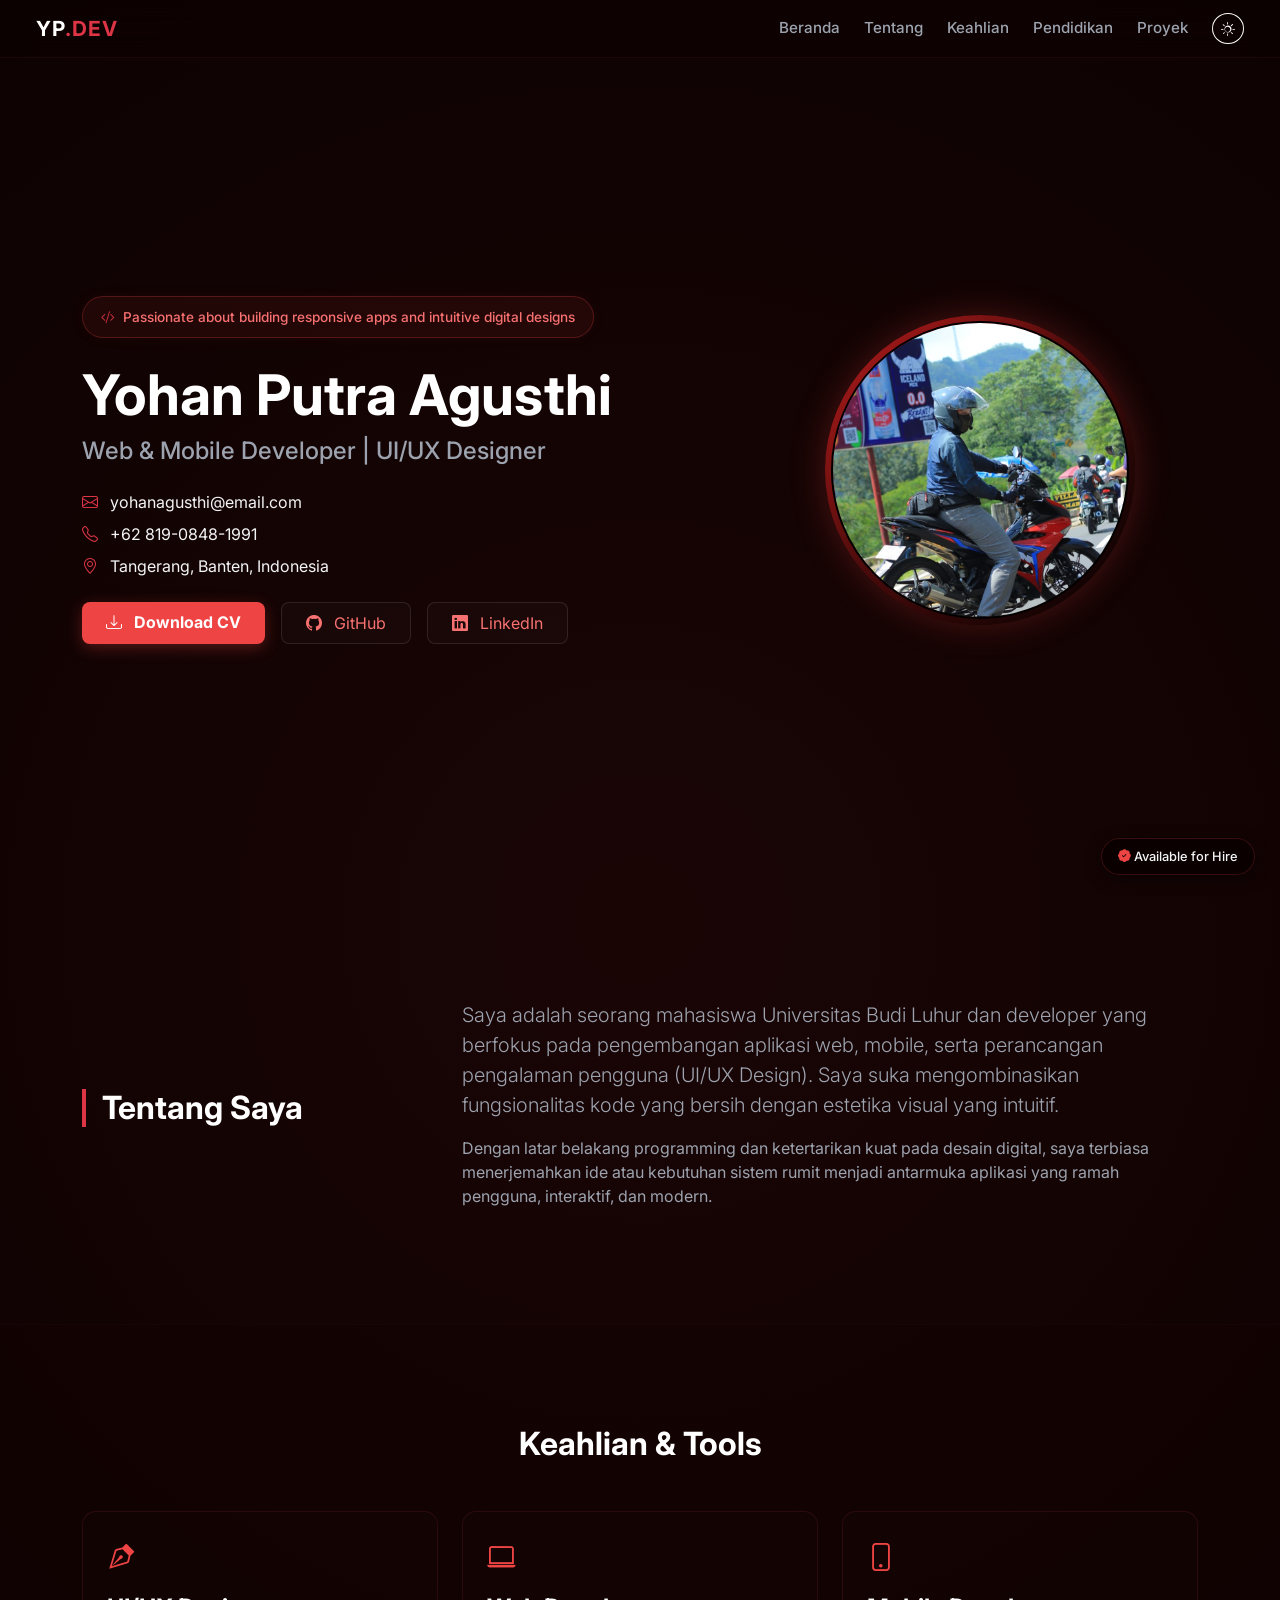
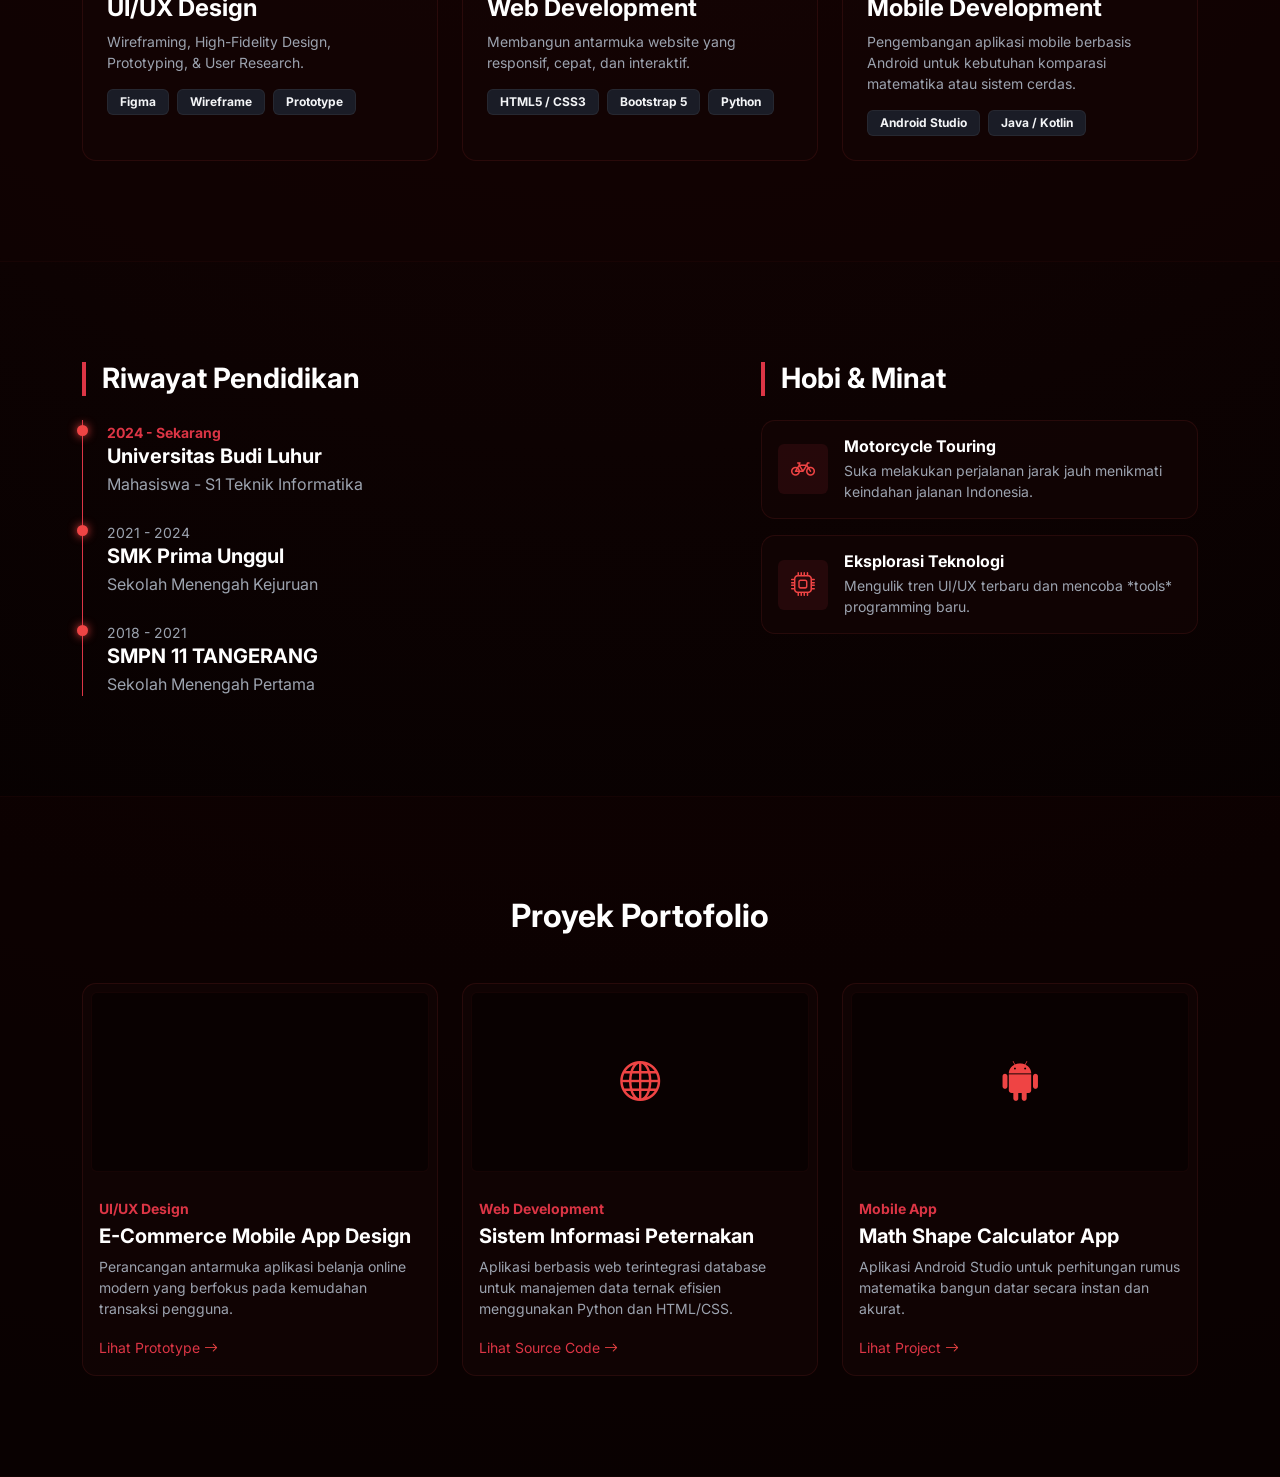
<file: index.html>
<!DOCTYPE html>
<html lang="id">
<head>
    <meta charset="UTF-8">
    <meta name="viewport" content="width=device-width, initial-scale=1.0">
    <title>YP.DEV - Yohan Putra Agusthi</title>
    <link href="https://cdn.jsdelivr.net/npm/bootstrap@5.3.2/dist/css/bootstrap.min.css" rel="stylesheet">
    <script src="https://cdn.jsdelivr.net/npm/bootstrap@5.3.2/dist/js/bootstrap.bundle.min.js"></script>
    <link rel="stylesheet" href="https://cdn.jsdelivr.net/npm/bootstrap-icons@1.11.2/font/bootstrap-icons.min.css">
    <link rel="stylesheet" href="https://cdnjs.cloudflare.com/ajax/libs/font-awesome/6.4.2/css/all.min.css">
    <link rel="stylesheet" href="style_css/merah_hitam.css">
</head>
<body>

    <nav class="navbar navbar-expand-lg navbar-dark fixed-top px-4">
        <div class="container-fluid">
            <a class="navbar-brand fw-bold logo-text" href="#">YP<span class="text-danger">.DEV</span></a>
            <button class="navbar-toggler" type="button" data-bs-toggle="collapse" data-bs-target="#navbarNav">
                <span class="navbar-toggler-icon"></span>
            </button>
            <div class="collapse navbar-collapse justify-content-end" id="navbarNav">
                <ul class="navbar-nav gap-2">
                    <li class="nav-item"><a class="nav-link" href="#beranda">Beranda</a></li>
                    <li class="nav-item"><a class="nav-link" href="#tentang">Tentang</a></li>
                    <li class="nav-item"><a class="nav-link" href="#keahlian">Keahlian</a></li>
                    <li class="nav-item"><a class="nav-link" href="#pendidikan">Pendidikan</a></li>
                    <li class="nav-item"><a class="nav-link" href="#proyek">Proyek</a></li>
                </ul>
                <button class="btn btn-outline-light ms-3 btn-sm rounded-circle"><i class="bi bi-brightness-high"></i></button>
            </div>
        </div>
    </nav>

    <section id="beranda" class="hero-section d-flex align-items-center">
        <div class="container">
            <div class="row align-items-center g-5">
                <div class="col-lg-7 order-2 order-lg-1 text-center text-lg-start">
                    <div class="badge-status mb-4 d-inline-flex align-items-center gap-2">
                        <i class="bi bi-code-slash text-danger"></i>
                        <span>Passionate about building responsive apps and intuitive digital designs</span>
                    </div>
                    <h1 class="display-4 fw-bold text-white mb-2">Yohan Putra Agusthi</h1>
                    <h3 class="h4 text-muted mb-4">Web & Mobile Developer | UI/UX Designer</h3>
                     
                    <div class="contact-info mb-4">
                        <p class="mb-2"><i class="bi bi-envelope text-danger me-2"></i> yohanagusthi@email.com</p>
                        <p class="mb-2"><i class="bi bi-telephone text-danger me-2"></i> +62 819-0848-1991</p>
                        <p class="mb-4"><i class="bi bi-geo-alt text-danger me-2"></i> Tangerang, Banten, Indonesia</p>
                    </div>

                    <div class="d-flex flex-wrap gap-3 justify-content-center justify-content-lg-start">
                        <a href="#" class="btn btn-download fw-bold px-4 py-2"><i class="bi bi-download me-2"></i> Download CV</a>
                        <a href="https://github.com/MasAmba17" target="_blank" class="btn btn-outline-custom px-4 py-2"><i class="bi bi-github me-2"></i> GitHub</a>
                        <a href="#" class="btn btn-outline-custom px-4 py-2"><i class="bi bi-linkedin me-2"></i> LinkedIn</a>
                    </div>
                </div>
                <div class="col-lg-5 order-1 order-lg-2 text-center">
                    <div class="profile-img-container mx-auto">
                        <img src="assets/Profile.jpeg" alt="Yohan Putra Agusthi" class="img-fluid profile-img">
                    </div>
                </div>
            </div>
        </div>
    </section>

    <section id="tentang" class="section-padding">
        <div class="container">
            <div class="row g-4 align-items-center">
                <div class="col-md-4 text-center text-md-start">
                    <h2 class="fw-bold text-white border-start border-danger border-4 ps-3">Tentang Saya</h2>
                </div>
                <div class="col-md-8">
                    <p class="lead text-muted">
                        Saya adalah seorang mahasiswa Universitas Budi Luhur dan developer yang berfokus pada pengembangan aplikasi web, mobile, serta perancangan pengalaman pengguna (UI/UX Design). Saya suka mengombinasikan fungsionalitas kode yang bersih dengan estetika visual yang intuitif.
                    </p>
                    <p class="text-muted">
                        Dengan latar belakang programming dan ketertarikan kuat pada desain digital, saya terbiasa menerjemahkan ide atau kebutuhan sistem rumit menjadi antarmuka aplikasi yang ramah pengguna, interaktif, dan modern.
                    </p>
                </div>
            </div>
        </div>
    </section>

    <section id="keahlian" class="section-padding bg-dark-custom">
        <div class="container">
            <h2 class="fw-bold text-white text-center mb-5">Keahlian & Tools</h2>
            <div class="row g-4 justify-content-center">
                <div class="col-md-4">
                    <div class="card-custom p-4 h-100">
                        <div class="icon-box mb-3"><i class="bi bi-vector-pen text-danger fs-3"></i></div>
                        <h4 class="text-white fw-bold">UI/UX Design</h4>
                        <p class="text-muted small">Wireframing, High-Fidelity Design, Prototyping, & User Research.</p>
                        <div class="d-flex flex-wrap gap-2 mt-3">
                            <span class="badge bg-secondary">Figma</span>
                            <span class="badge bg-secondary">Wireframe</span>
                            <span class="badge bg-secondary">Prototype</span>
                        </div>
                    </div>
                </div>
                <div class="col-md-4">
                    <div class="card-custom p-4 h-100">
                        <div class="icon-box mb-3"><i class="bi bi-laptop text-danger fs-3"></i></div>
                        <h4 class="text-white fw-bold">Web Development</h4>
                        <p class="text-muted small">Membangun antarmuka website yang responsif, cepat, dan interaktif.</p>
                        <div class="d-flex flex-wrap gap-2 mt-3">
                            <span class="badge bg-secondary">HTML5 / CSS3</span>
                            <span class="badge bg-secondary">Bootstrap 5</span>
                            <span class="badge bg-secondary">Python</span>
                        </div>
                    </div>
                </div>
                <div class="col-md-4">
                    <div class="card-custom p-4 h-100">
                        <div class="icon-box mb-3"><i class="bi bi-phone text-danger fs-3"></i></div>
                        <h4 class="text-white fw-bold">Mobile Development</h4>
                        <p class="text-muted small">Pengembangan aplikasi mobile berbasis Android untuk kebutuhan komparasi matematika atau sistem cerdas.</p>
                        <div class="d-flex flex-wrap gap-2 mt-3">
                            <span class="badge bg-secondary">Android Studio</span>
                            <span class="badge bg-secondary">Java / Kotlin</span>
                        </div>
                    </div>
                </div>
            </div>
        </div>
    </section>

    <section id="pendidikan" class="section-padding">
        <div class="container">
            <div class="row g-5">
                 
                <div class="col-lg-7">
                    <h3 class="fw-bold text-white mb-4 border-start border-danger border-4 ps-3">Riwayat Pendidikan</h3>
                    <div class="timeline">
                        <div class="timeline-item ps-4 border-start border-danger position-relative pb-4">
                            <div class="timeline-dot"></div>
                            <span class="text-danger fw-bold small">2024 - Sekarang</span>
                            <h5 class="text-white fw-bold mb-1">Universitas Budi Luhur</h5>
                            <p class="text-muted mb-0">Mahasiswa - S1 Teknik Informatika</p>
                        </div>
                        <div class="timeline-item ps-4 border-start border-danger position-relative pb-4">
                            <div class="timeline-dot"></div>
                            <span class="text-muted small">2021 - 2024</span>
                            <h5 class="text-white fw-bold mb-1">SMK Prima Unggul</h5>
                            <p class="text-muted mb-0">Sekolah Menengah Kejuruan</p>
                        </div>
                        <div class="timeline-item ps-4 border-start border-danger position-relative">
                            <div class="timeline-dot"></div>
                            <span class="text-muted small">2018 - 2021</span>
                            <h5 class="text-white fw-bold mb-1">SMPN 11 TANGERANG</h5>
                            <p class="text-muted mb-0">Sekolah Menengah Pertama</p>
                        </div>
                    </div>
                </div>

                <div class="col-lg-5">
                    <h3 class="fw-bold text-white mb-4 border-start border-danger border-4 ps-3">Hobi & Minat</h3>
                    <div class="flex-column d-flex gap-3">
                         
                        <div class="card-custom p-3 d-flex align-items-center gap-3">
                            <div class="icon-box-hobby bg-danger bg-opacity-10 text-danger p-2 rounded">
                                <i class="bi bi-bicycle fs-4"></i> </div>
                            <div>
                                <h6 class="text-white fw-bold mb-1">Motorcycle Touring</h6>
                                <p class="text-muted small mb-0">Suka melakukan perjalanan jarak jauh menikmati keindahan jalanan Indonesia.</p>
                            </div>
                        </div>

                        <div class="card-custom p-3 d-flex align-items-center gap-3">
                            <div class="icon-box-hobby bg-danger bg-opacity-10 text-danger p-2 rounded">
                                <i class="bi bi-cpu fs-4"></i>
                            </div>
                            <div>
                                <h6 class="text-white fw-bold mb-1">Eksplorasi Teknologi</h6>
                                <p class="text-muted small mb-0">Mengulik tren UI/UX terbaru dan mencoba *tools* programming baru.</p>
                            </div>
                        </div>

                    </div>
                </div>

            </div>
        </div>
    </section>

    <section id="proyek" class="section-padding bg-dark-custom">
        <div class="container">
            <h2 class="fw-bold text-white text-center mb-5">Proyek Portofolio</h2>
            <div class="row g-4">
                <div class="col-md-4">
                    <div class="card h-100 bg-transparent border-secondary p-2 card-custom">
                        <div class="portfolio-img-placeholder d-flex align-items-center justify-content-center text-muted rounded mb-3">
                            <i class="bi bi-figma fs-1 text-danger"></i>
                        </div>
                        <div class="card-body p-2">
                            <span class="text-danger small fw-bold">UI/UX Design</span>
                            <h5 class="card-title text-white fw-bold mt-1">E-Commerce Mobile App Design</h5>
                            <p class="card-text text-muted small">Perancangan antarmuka aplikasi belanja online modern yang berfokus pada kemudahan transaksi pengguna.</p>
                            <a href="#" class="text-danger text-decoration-none small">Lihat Prototype <i class="bi bi-arrow-right"></i></a>
                        </div>
                    </div>
                </div>
                <div class="col-md-4">
                    <div class="card h-100 bg-transparent border-secondary p-2 card-custom">
                        <div class="portfolio-img-placeholder d-flex align-items-center justify-content-center text-muted rounded mb-3">
                            <i class="bi bi-globe fs-1 text-danger"></i>
                        </div>
                        <div class="card-body p-2">
                            <span class="text-danger small fw-bold">Web Development</span>
                            <h5 class="card-title text-white fw-bold mt-1">Sistem Informasi Peternakan</h5>
                            <p class="card-text text-muted small">Aplikasi berbasis web terintegrasi database untuk manajemen data ternak efisien menggunakan Python dan HTML/CSS.</p>
                            <a href="#" class="text-danger text-decoration-none small">Lihat Source Code <i class="bi bi-arrow-right"></i></a>
                        </div>
                    </div>
                </div>
                <div class="col-md-4">
                    <div class="card h-100 bg-transparent border-secondary p-2 card-custom">
                        <div class="portfolio-img-placeholder d-flex align-items-center justify-content-center text-muted rounded mb-3">
                            <i class="bi bi-android2 fs-1 text-danger"></i>
                        </div>
                        <div class="card-body p-2">
                            <span class="text-danger small fw-bold">Mobile App</span>
                            <h5 class="card-title text-white fw-bold mt-1">Math Shape Calculator App</h5>
                            <p class="card-text text-muted small">Aplikasi Android Studio untuk perhitungan rumus matematika bangun datar secara instan dan akurat.</p>
                            <a href="#" class="text-danger text-decoration-none small">Lihat Project <i class="bi bi-arrow-right"></i></a>
                        </div>
                    </div>
                </div>
            </div>
        </div>
    </section>

    <div class="secured-badge">
        <i class="bi bi-patch-check-fill text-danger"></i> Available for Hire
    </div>

</body>
</html>
</file>
<file: style_css/merah_hitam.css>
@import url('https://fonts.googleapis.com/css2?family=Inter:wght@300;400;600;700&display=swap');

*, *::before, *::after {
    box-sizing: border-box;
}

html {
    scroll-behavior: smooth;
}

body {
    background: radial-gradient(circle at 50% 30%, #1a0505 0%, #0d0202 50%, #000000 100%);
    color: #f3f4f6;
    font-family: 'Inter', sans-serif;
    overflow-x: hidden;
    position: relative;
    min-height: 100vh;
    margin: 0;
    padding: 0;
}

.text-success {
    color: #ef4444 !important;
}
.text-muted {
    color: #9ca3af !important;
}

.navbar {
    background-color: rgba(13, 2, 2, 0.85);
    backdrop-filter: blur(12px);
    border-bottom: 1px solid rgba(239, 68, 68, 0.08);
}
.logo-text {
    letter-spacing: 1px;
    font-size: 1.3rem;
}
.nav-link {
    color: #9ca3af !important;
    font-size: 0.95rem;
    font-weight: 500;
    transition: color 0.3s, transform 0.2s;
}
.nav-link:hover {
    color: #ffffff !important;
    transform: translateY(-1px);
}
.active-link {
    color: #ef4444 !important;
    border-bottom: 2px solid #ef4444;
}

.hero-section {
    min-height: 100vh;
    padding-top: 120px;
    padding-bottom: 80px;
}

.badge-status {
    background-color: rgba(239, 68, 68, 0.08);
    border: 1px solid rgba(239, 68, 68, 0.25);
    color: #f87171;
    padding: 10px 18px;
    border-radius: 50px;
    font-size: 0.85rem;
    font-weight: 500;
    box-shadow: 0 0 15px rgba(239, 68, 68, 0.05);
}

.btn-download {
    background-color: #ef4444;
    color: #ffffff;
    border: none;
    border-radius: 8px;
    font-weight: 600;
    transition: all 0.3s ease;
    box-shadow: 0 4px 15px rgba(239, 68, 68, 0.3);
}
.btn-download:hover {
    background-color: #dc2626;
    transform: translateY(-2px);
    box-shadow: 0 6px 20px rgba(239, 68, 68, 0.5);
    color: #ffffff;
}
.btn-outline-custom {
    background-color: rgba(255, 255, 255, 0.02);
    border: 1px solid rgba(255, 255, 255, 0.1);
    color: #f87171;
    border-radius: 8px;
    transition: all 0.3s ease;
}
.btn-outline-custom:hover {
    background-color: rgba(239, 68, 68, 0.08);
    border-color: #ef4444;
    color: #ffffff;
    transform: translateY(-2px);
    box-shadow: 0 4px 12px rgba(239, 68, 68, 0.15);
}

.profile-img-container {
    width: 310px;
    height: 310px;
    border-radius: 50%;
    padding: 6px;
    background: linear-gradient(135deg, #b91c1c, #450a0a, #000000);
    box-shadow: 0 0 35px rgba(239, 68, 68, 0.25);
    display: flex;
    align-items: center;
    justify-content: center;
    transition: transform 0.5s ease;
}
.profile-img-container:hover {
    transform: scale(1.02) rotate(2deg);
}
.profile-img {
    width: 100%;
    height: 100%;
    border-radius: 50%;
    object-fit: cover;
    border: 2px solid #000000;
}

.section-padding {
    padding: 100px 0;
}
.border-success {
    border-color: #ef4444 !important;
}

.bg-dark-custom {
    background-color: rgba(18, 3, 3, 0.5);
    border-top: 1px solid rgba(239, 68, 68, 0.03);
    border-bottom: 1px solid rgba(239, 68, 68, 0.03);
}

.card-custom {
    background: rgba(20, 5, 5, 0.6) !important;
    border: 1px solid rgba(239, 68, 68, 0.1) !important;
    border-radius: 14px !important;
    transition: all 0.3s cubic-bezier(0.4, 0, 0.2, 1);
}
.card-custom:hover {
    transform: translateY(-6px);
    border-color: rgba(239, 68, 68, 0.4) !important;
    box-shadow: 0 10px 25px rgba(239, 68, 68, 0.08);
}

.bi-vector-pen, .bi-laptop, .bi-phone, .bi-figma, .bi-globe, .bi-android2, .bi-arrow-right {
    color: #ef4444 !important;
}

.bg-secondary {
    background-color: rgba(31, 41, 55, 0.7) !important;
    color: #f3f4f6 !important;
    border: 1px solid rgba(255, 255, 255, 0.05);
    padding: 6px 12px !important;
}

.portfolio-img-placeholder {
    background-color: rgba(0, 0, 0, 0.4);
    border: 1px solid rgba(239, 68, 68, 0.05);
    height: 180px;
    width: 100%;
}

.timeline-item {
    position: relative;
}
.timeline-dot {
    position: absolute;
    left: -6px;
    top: 5px;
    width: 11px;
    height: 11px;
    background-color: #ef4444;
    border-radius: 50%;
    box-shadow: 0 0 10px #ef4444;
}

.icon-box-hobby {
    width: 50px;
    height: 50px;
    display: flex;
    align-items: center;
    justify-content: center;
    flex-shrink: 0;
}
.bg-success {
    background-color: rgba(239, 68, 68, 0.1) !important;
}
.bi-bicycle, .bi-cpu {
    color: #ef4444 !important;
}

.secured-badge {
    position: fixed;
    bottom: 25px;
    right: 25px;
    background-color: rgba(10, 1, 1, 0.85);
    border: 1px solid rgba(239, 68, 68, 0.2);
    padding: 8px 16px;
    border-radius: 30px;
    font-size: 0.8rem;
    font-weight: 500;
    color: #f3f4f6;
    box-shadow: 0 4px 15px rgba(0, 0, 0, 0.5);
    z-index: 1000;
    backdrop-filter: blur(5px);
}
.bi-patch-check-fill {
    color: #ef4444 !important;
}

@media (max-width: 991px) {
    .hero-section {
        padding-top: 100px;
        text-align: center;
    }
    .profile-img-container {
        width: 240px;
        height: 240px;
        margin-top: 20px;
    }
}
</file>
